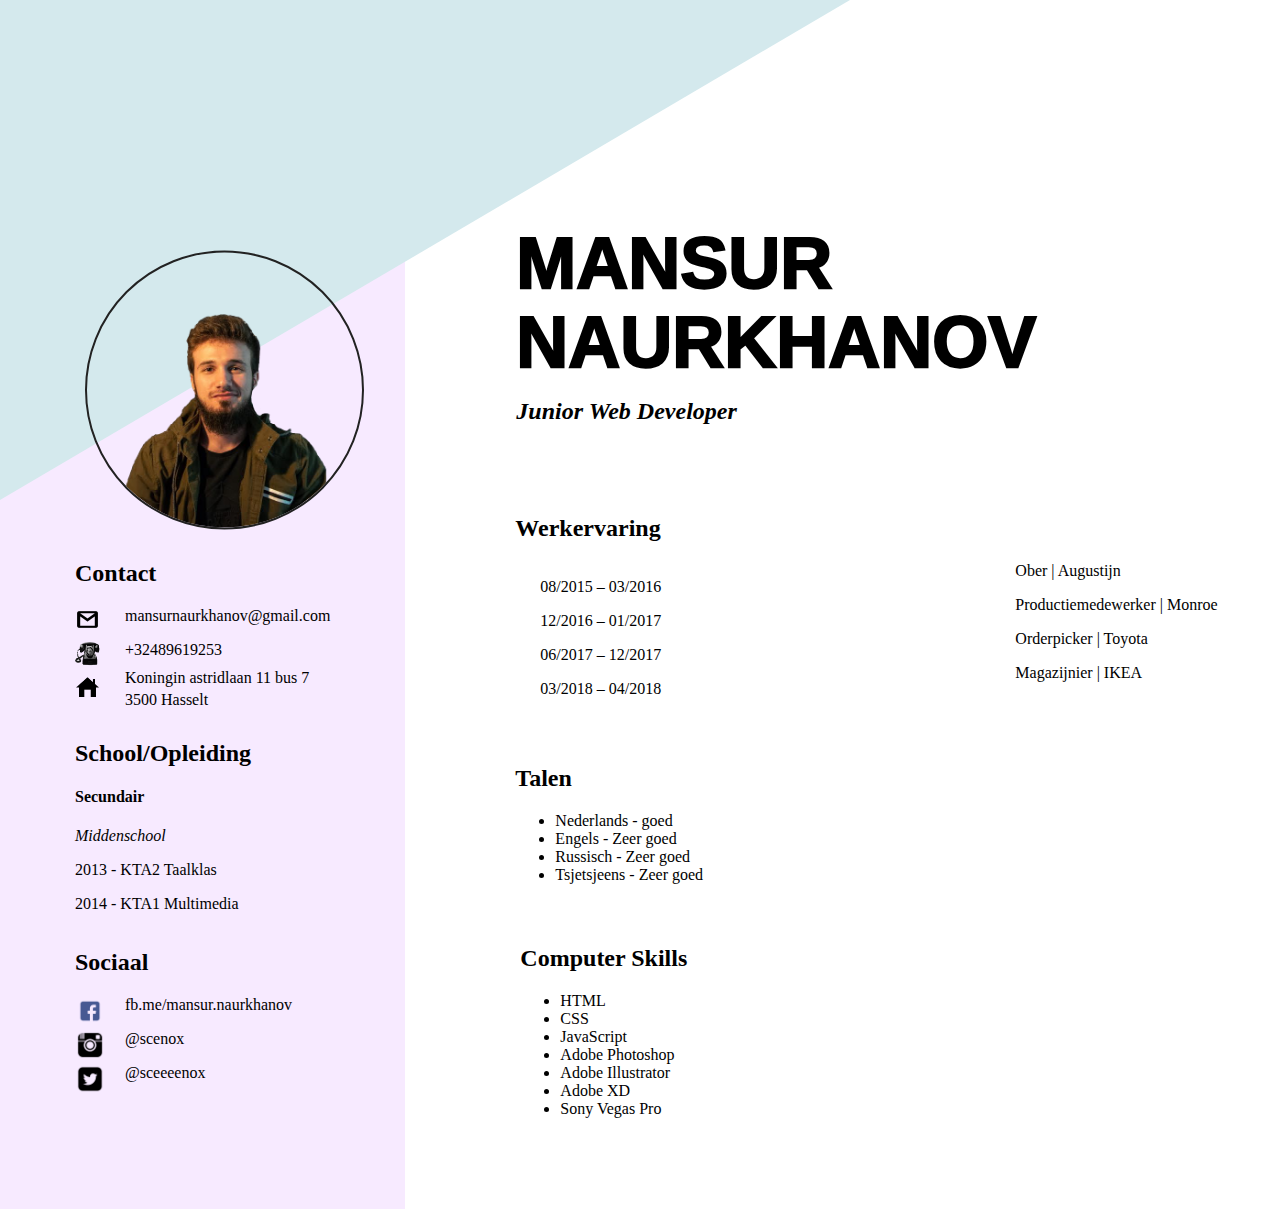
<file: cv/index.html>
<!DOCTYPE html>
 <html lang="en" dir="ltr">
  <head>
    <a href="/images/myw3schoolsimage.jpg" download>
    </a>
    <meta charset="utf-8">

      <link rel="stylesheet" href="res/css/style.css">
    <title>CV</title>
  </head>
                        <!-- Body -->
  <body>
<div class="tri"> </div>
<!-- Intro -->
<div class="container">
  <div class="row" style="background-color:#f7eaff";>
<div class="intro">
  <div class="mugimg">
    <img class="mugshot" src="res/img/0.png">
  </div>
                     <!-- INTRO HEADER 1 -->

  </div>
<!-- First Part -->

  <div class="contact">

    <div class="h2title">
      <h2> Contact </h2>
    </div>

    <div class="icons">
      <img class="mail" src="res/img/mail.png">
      <p> mansurnaurkhanov@gmail.com </p>

      <img class="phone" src="res/img/phone.png">
      <p> +32489619253 </p>

      <img class="house" src="res/img/house.png">
      <div class="lineheightp">
      <p> Koningin astridlaan 11 bus 7 </p>
      <p> 3500 Hasselt </p>
      </div>
    </div>
  </div>

<!-- Second Part -->

<div class="school">

  <h2> School/Opleiding </h2>

    <h4> Secundair </h4>

          <p> <i>Middenschool</i> <p>

          <p> 2013 - KTA2 Taalklas </p>
          <p> 2014 - KTA1 Multimedia </p>
  </div>

<!-- Third Part -->



<!-- Fourth Part -->

<div class="sociaal">

  <h2> Sociaal </h2>

    <div class="icons1">
    <img class="fb" src="res/img/fb.png">
    <p> fb.me/mansur.naurkhanov </p>

    <img class="ig" src="res/img/ig.png">
    <p> @scenox </p>

    <img class="tweet" src="res/img/tweet.png">
    <p> @sceeeenox </p>
    </div>
  </div>
</div>

<!-- Fifth Part -->
<div class="row1" style="background-color:white";>
<div class="introcontent">
  <h1> <p>Mansur </p>
    <p> Naurkhanov </p> </h1>
  <h2> <em>Junior Web Developer</em> </h2>
</div>



<div class="werk">

  <h2> Werkervaring </h2>

    <div class="dates">
      <p>08/2015 – 03/2016</p>
      <p>12/2016 – 01/2017 </p>
      <p>06/2017 – 12/2017 </p>
      <p>03/2018 – 04/2018 </p>
    </div>

    <div class="places">
      <p>Ober | Augustijn</p>
      <p>Productiemedewerker | Monroe</p>
      <p>Orderpicker | Toyota</p>
      <p>Magazijnier | IKEA</p>
    </div>
</div>
<!-- Final Part -->
 <div class="talenfull">
  <h2> Talen </h2>
  <div class="talen">
    <ul>
      <li>Nederlands - goed</li>
      <li>Engels - Zeer goed</li>
      <li>Russisch - Zeer goed </li>
      <li>Tsjetsjeens - Zeer goed</li>
    </ul>
  </div>


  <div class="skills">

    <h2> Computer Skills </h2>

    <ul>
      <li>HTML</li>
      <li>CSS</li>
      <li>JavaScript</li>
      <li>Adobe Photoshop</li>
      <li>Adobe Illustrator</li>
      <li>Adobe XD</li>
      <li>Sony Vegas Pro</li>
    </ul>
    </div>
</div>
</div>
</div>
  </body>
</html>
</file>
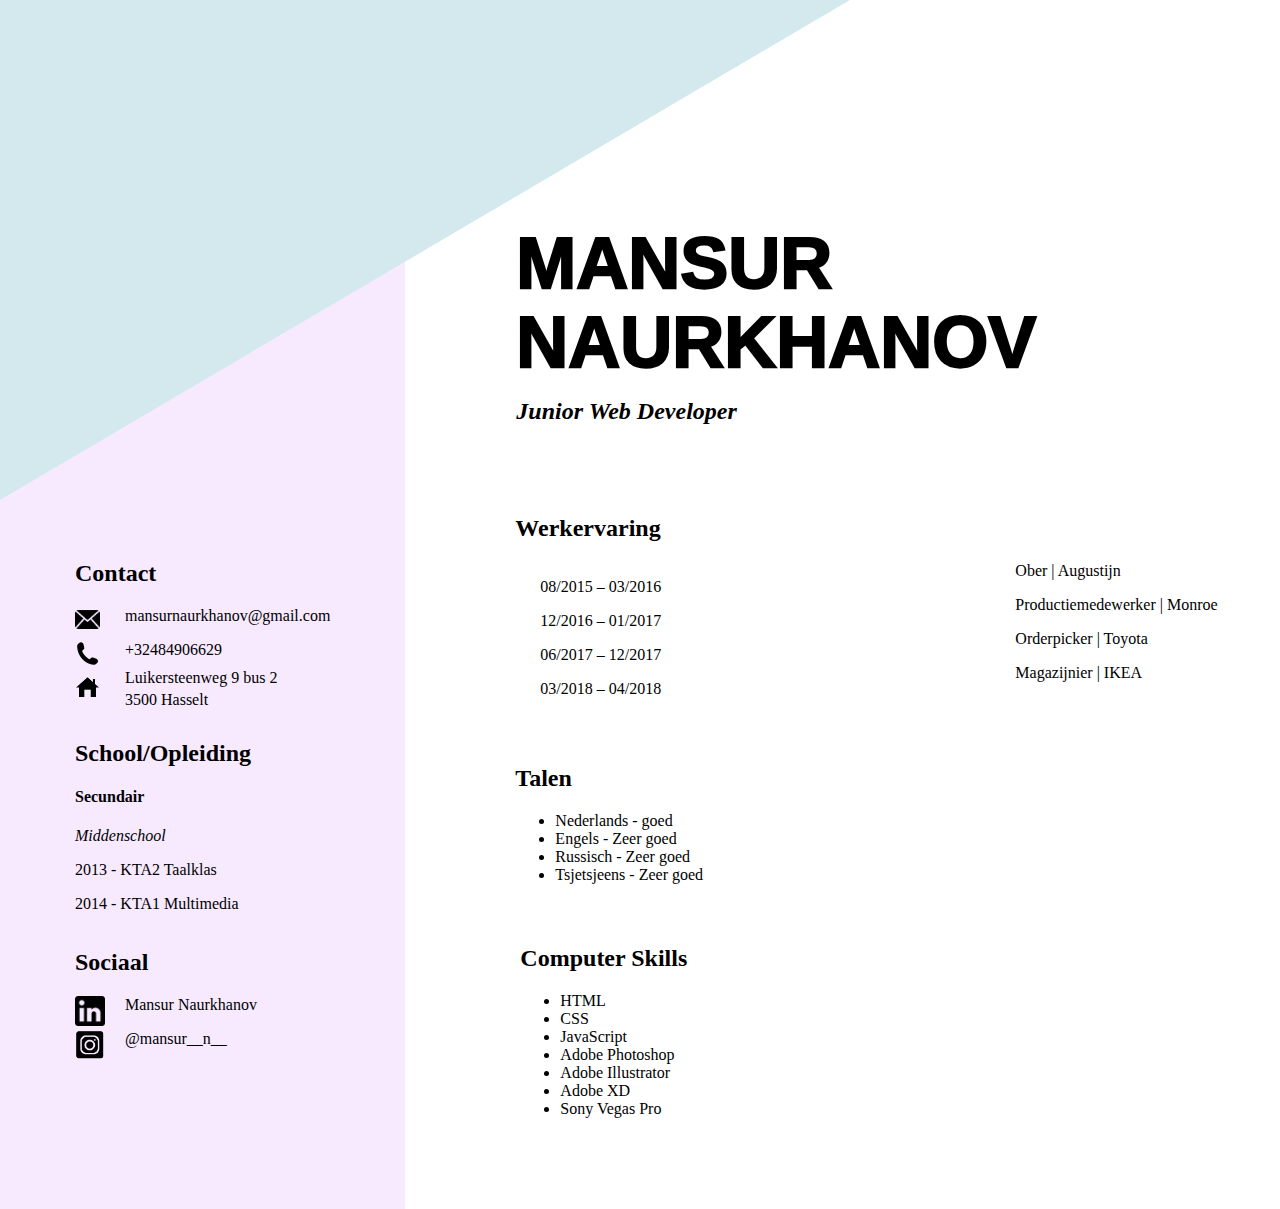
<file: portfolio-cv-master/cv/index.html>
<!DOCTYPE html>
 <html lang="en" dir="ltr">
  <head>
    <a href="/images/myw3schoolsimage.jpg" download>
    </a>
    <meta charset="utf-8">

      <link rel="stylesheet" href="res/css/style.css">
    <title>CV</title>
  </head>
                        <!-- Body -->
  <body>
<div class="tri"> </div>
<!-- Intro -->
<div class="container">
  <div class="row" style="background-color:#f7eaff";>

<!-- First Part -->

  <div class="contact">

    <div class="h2title">
      <h2> Contact </h2>
    </div>

    <div class="icons">
      <img class="mail" src="res/img/mail.png">
      <p> mansurnaurkhanov@gmail.com </p>

      <img class="phone" src="res/img/phone.png">
      <p> +32484906629 </p>

      <img class="house" src="res/img/house.png">
      <div class="lineheightp">
      <p> Luikersteenweg 9 bus 2 </p>
      <p> 3500 Hasselt </p>
      </div>
    </div>
  </div>

<!-- Second Part -->

<div class="school">

  <h2> School/Opleiding </h2>

    <h4> Secundair </h4>

          <p> <i>Middenschool</i> <p>

          <p> 2013 - KTA2 Taalklas </p>
          <p> 2014 - KTA1 Multimedia </p>
  </div>

<!-- Third Part -->



<!-- Fourth Part -->

<div class="sociaal">

  <h2> Sociaal </h2>

    <div class="icons1">
    <img class="fb" src="res/img/fb.png">
    <p> Mansur Naurkhanov </p>

    <img class="ig" src="res/img/ig.png">
    <p> @mansur__n__ </p>
    </div>
  </div>
</div>

<!-- Fifth Part -->
<div class="row1" style="background-color:white";>
<div class="introcontent">
  <h1> <p>Mansur </p>
    <p> Naurkhanov </p> </h1>
  <h2> <em>Junior Web Developer</em> </h2>
</div>



<div class="werk">

  <h2> Werkervaring </h2>

    <div class="dates">
      <p>08/2015 – 03/2016</p>
      <p>12/2016 – 01/2017 </p>
      <p>06/2017 – 12/2017 </p>
      <p>03/2018 – 04/2018 </p>
    </div>

    <div class="places">
      <p>Ober | Augustijn</p>
      <p>Productiemedewerker | Monroe</p>
      <p>Orderpicker | Toyota</p>
      <p>Magazijnier | IKEA</p>
    </div>
</div>
<!-- Final Part -->
 <div class="talenfull">
  <h2> Talen </h2>
  <div class="talen">
    <ul>
      <li>Nederlands - goed</li>
      <li>Engels - Zeer goed</li>
      <li>Russisch - Zeer goed </li>
      <li>Tsjetsjeens - Zeer goed</li>
    </ul>
  </div>


  <div class="skills">

    <h2> Computer Skills </h2>

    <ul>
      <li>HTML</li>
      <li>CSS</li>
      <li>JavaScript</li>
      <li>Adobe Photoshop</li>
      <li>Adobe Illustrator</li>
      <li>Adobe XD</li>
      <li>Sony Vegas Pro</li>
    </ul>
    </div>
</div>
</div>
</div>
  </body>
</html>
</file>
<file: cv/res/css/style.css>
html, body {
  margin: 0;
  padding: 0;
}
.container {
  display: flex;
  margin-top: 0;
  column-gap: 40px;

}
.row {
  flex: 22%;
  height: stretch;
  padding: -10px;
  column-gap: 40px;
}
.row1 {
  flex: 78%;
  margin-top: 20px;
  padding: -10px;
  margin-left: 70px;
}
/* Intro */
.intro {
  position: absolute;
  top: 40%;
  left: 40%;
  transform: translate(-50%,-50%);
  padding: 20px;
  display: flex;
}
h1 {
  margin-top: 240px;
  font-family: 'Open Sans Condensed', sans-serif;
  font-size: 72px;
  font-weight: 1000;
  line-height: 64px;
  text-transform: uppercase;
  margin-bottom: -20px;
  line-height: 10%;
}
h3 {
  font-family: sans-serif;
  font-style: italic;
  font-size: 24px;
  font-weight: 100;
  line-height: 64px;
}
.introcontent {
  padding-left: 1px;
}
.mugshot {
  height: 275px;
  width: 275px;
  float: left;
  margin-top: 60px;
  margin-right: 575px;
  border: 2px solid #222222;
  border-radius: 90%;
  background: rgba(0, 0, 0, 0);
}
                   /* Contact - Icons */

.contact {
  margin-top: 450px;
  padding: 75px;
  margin-bottom: -150px;
}
.h2title {
  margin-top: 35px;
}
.mail {
  height: 25px;
  width: 25px;
  float: left;
}
.phone {
  height: 25px;
  width: 25px;
  float: left;
}
.house {
  height: 25px;
  width: 25px;
  float: left;
}
.icons p {
  margin-left: 50px;
}
.lineheightp {
  line-height: 40%;
}
                           /* SCHOOL */
.school {
  padding: 75px;
  margin-bottom: -150px;
}
                          /* SKILLS */
.skills {
  padding: 75px;
  margin-top: -50px;
  margin-left: -70px;
}
                 /* Social Network - Icons */
.sociaal {
  padding: 75px;
}
.icons1 p {
  margin-left: 50px;
}
.fb {
  width: 30px;
  height: 30px;
  float: left;
}
.ig {
  width: 30px;
  height: 30px;
  float: left;
}
.tweet {
  width: 30px;
  height: 30px;
  float: left;
}
                      /* 2nd Column */
                 /* Werk - Dates/Places */
.werk {
 margin-top: 90px;
 margin-bottom: 83px;
}
.dates {
  display: flex;
 float: left;
 display: block;
 margin-left: 25px;
}
.places {
  margin-right: 50px;
  margin-top: 20px;
  margin-left: 500px;
}
.ul {
  margin-left: 0;
  padding-left: 200px;
}
.li {
  list-style-position: inside;
}
.tri {
  position: absolute;
  width: 0;
    height: 0;
    border-top: 500px solid #d4e9ed;
    border-right: 850px solid transparent;
  }
</file>
<file: portfolio-cv-master/cv/res/css/style.css>
html, body {
  margin: 0;
  padding: 0;
}
.container {
  display: flex;
  margin-top: 0;
  column-gap: 40px;

}
.row {
  flex: 22%;
  height: stretch;
  padding: -10px;
  column-gap: 40px;
}
.row1 {
  flex: 78%;
  margin-top: 20px;
  padding: -10px;
  margin-left: 70px;
}
/* Intro */
.intro {
  position: absolute;
  top: 40%;
  left: 40%;
  transform: translate(-50%,-50%);
  padding: 20px;
  display: flex;
}
h1 {
  margin-top: 240px;
  font-family: 'Open Sans Condensed', sans-serif;
  font-size: 72px;
  font-weight: 1000;
  line-height: 64px;
  text-transform: uppercase;
  margin-bottom: -20px;
  line-height: 10%;
}
h3 {
  font-family: sans-serif;
  font-style: italic;
  font-size: 24px;
  font-weight: 100;
  line-height: 64px;
}
.introcontent {
  padding-left: 1px;
}
.mugshot {
  height: 275px;
  width: 275px;
  float: left;
  margin-top: 60px;
  margin-right: 575px;
  border: 2px solid #222222;
  border-radius: 90%;
  background: rgba(0, 0, 0, 0);
}
                   /* Contact - Icons */

.contact {
  margin-top: 450px;
  padding: 75px;
  margin-bottom: -150px;
}
.h2title {
  margin-top: 35px;
}
.mail {
  height: 25px;
  width: 25px;
  float: left;
}
.phone {
  height: 25px;
  width: 25px;
  float: left;
}
.house {
  height: 25px;
  width: 25px;
  float: left;
}
.icons p {
  margin-left: 50px;
}
.lineheightp {
  line-height: 40%;
}
                           /* SCHOOL */
.school {
  padding: 75px;
  margin-bottom: -150px;
}
                          /* SKILLS */
.skills {
  padding: 75px;
  margin-top: -50px;
  margin-left: -70px;
}
                 /* Social Network - Icons */
.sociaal {
  padding: 75px;
}
.icons1 p {
  margin-left: 50px;
}
.fb {
  width: 30px;
  height: 30px;
  float: left;
}
.ig {
  width: 30px;
  height: 30px;
  float: left;
}
.tweet {
  width: 30px;
  height: 30px;
  float: left;
}
                      /* 2nd Column */
                 /* Werk - Dates/Places */
.werk {
 margin-top: 90px;
 margin-bottom: 83px;
}
.dates {
  display: flex;
 float: left;
 display: block;
 margin-left: 25px;
}
.places {
  margin-right: 50px;
  margin-top: 20px;
  margin-left: 500px;
}
.ul {
  margin-left: 0;
  padding-left: 200px;
}
.li {
  list-style-position: inside;
}
.tri {
  position: absolute;
  width: 0;
    height: 0;
    border-top: 500px solid #d4e9ed;
    border-right: 850px solid transparent;
  }
</file>
